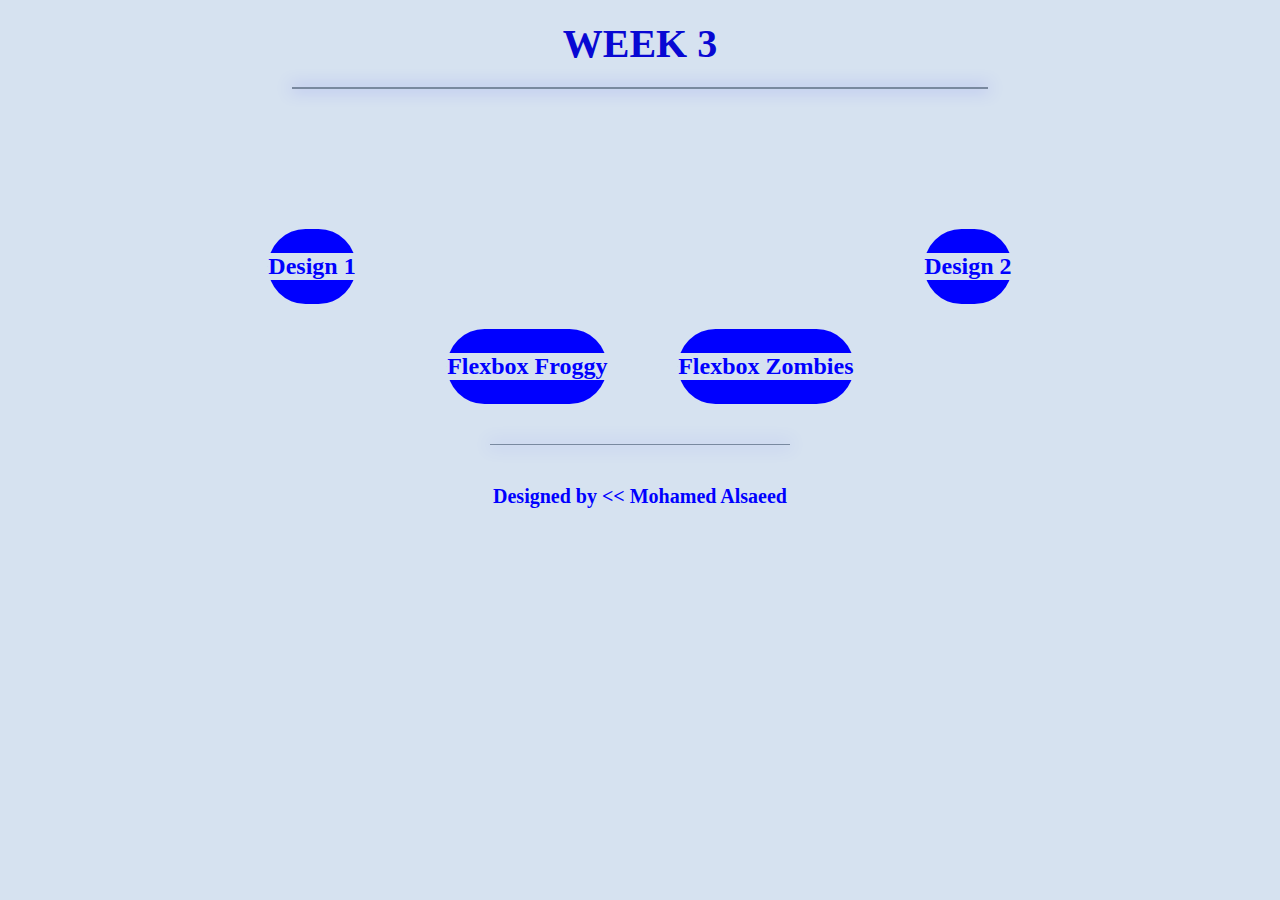
<file: index.html>
<!DOCTYPE html>
<html lang="en">
<head>
    <meta charset="UTF-8">
    <meta http-equiv="X-UA-Compatible" content="IE=edge">
    <meta name="viewport" content="width=device-width, initial-scale=1.0">
    <link rel="stylesheet" href="CSS/indes_style.css">
    <title>WEEK 3</title>
</head>
<body>
    <header>
        <p class="title">WEEK 3</p>
    <div class="div_1"></div>
    </header>
    <main>
        <section class="aa">
        <a class="a1" href="design_1.html"> <p class="p1"> design 1</p></a> <br>
        <a class="a2" href="photos/flexbox_froggy_game.png"><p class="p2">flexbox froggy</p></a>
        <a class="a3" href="photos/flexbox_Zombies.png" title="only 4 chapters" ><p class="p3">flexbox zombies</p></a>
        <a class="a4" href="design_2.html"><p class="p4">design 2</p></a>
    </section>
    </main>
    <footer>
        <section class="footer">
        <div class="div_1"></div>
        Designed by &lt;&lt;  Mohamed Alsaeed 
        </section>
    </footer>
</body>
</html>
</file>
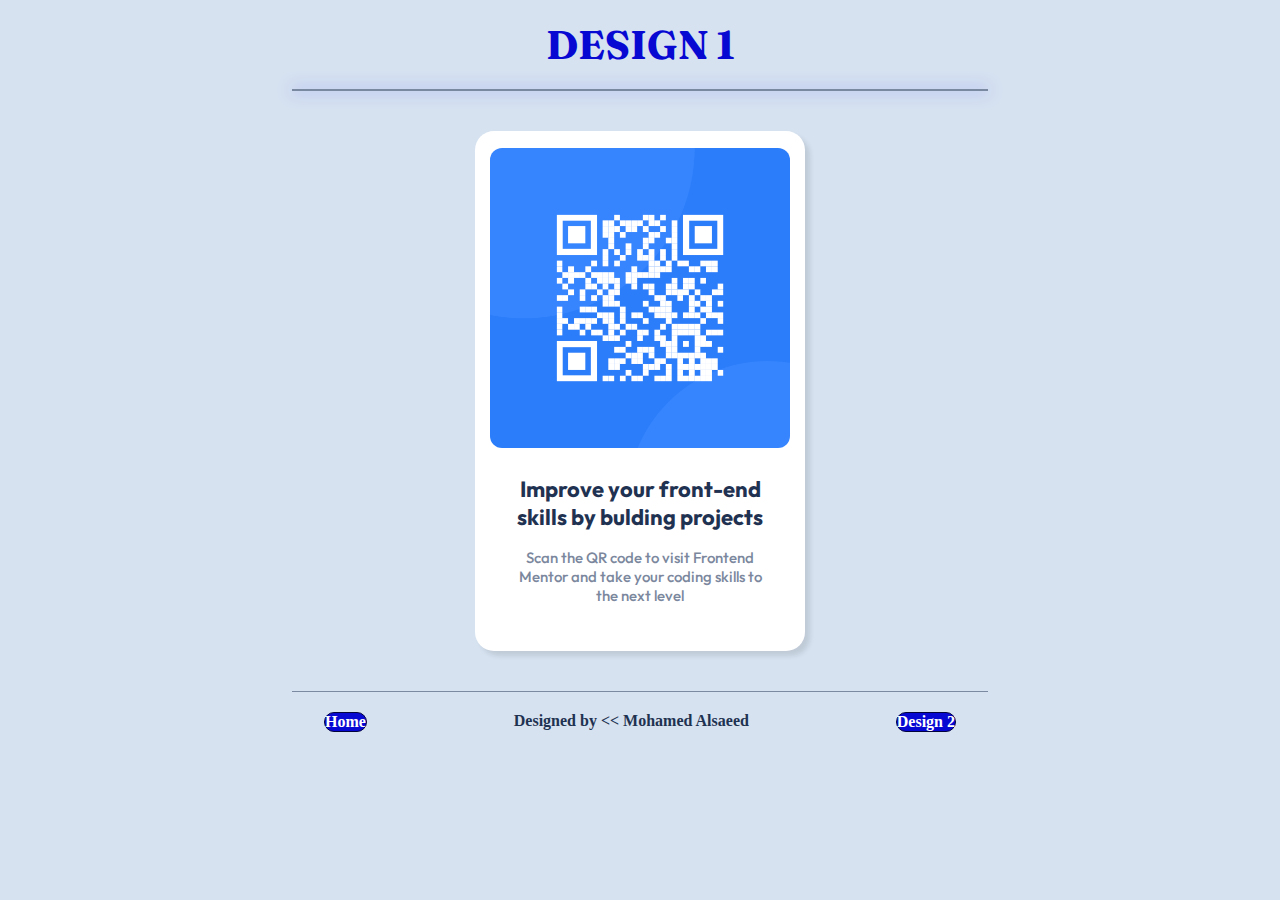
<file: design_1.html>
<!DOCTYPE html>
<html lang="en">
<head>
  <meta charset="UTF-8">
  <meta http-equiv="X-UA-Compatible" content="IE=edge">
  <meta name="viewport" content="width=device-width, initial-scale=1.0">
  <link rel="stylesheet" href="CSS/design_1_style.css">
  <link rel="preconnect" href="https://fonts.googleapis.com">
  <link rel="preconnect" href="https://fonts.gstatic.com" crossorigin>
  <link href="https://fonts.googleapis.com/css2?family=Fraunces:opsz,wght@9..144,700&family=Montserrat:wght@500;700&family=Outfit:wght@400;700&display=swap"
    rel="stylesheet">
  <title>Design 1</title>
</head>
<body>
  <header>
    <p class="title">design 1</p>
    <div class="div_1"></div>
  </header>
  <main>
    <section class="section_1">
      <img src="photos/design_1_image.png" title="Scan Ya Man" alt="error">
      <section class="section_2">
        Improve your front-end <br> skills by 
        bulding projects 
      </section>
      <div class="section_3">
        Scan the QR code to visit Frontend <br>
        Mentor and take your coding skills
        to <br> the next level 
      </div>
    </section>
  </main>
  <footer>
    <div class="div_2"></div>
    <div class="div_3">
      <a class="button_1" href="index.html">Home</a> 
      Designed by &lt;&lt;  Mohamed Alsaeed <br>
     <a class="button_2" href="design_2.html">Design 2</a> 
    </div>
  </footer>
</body>
</html>
</file>
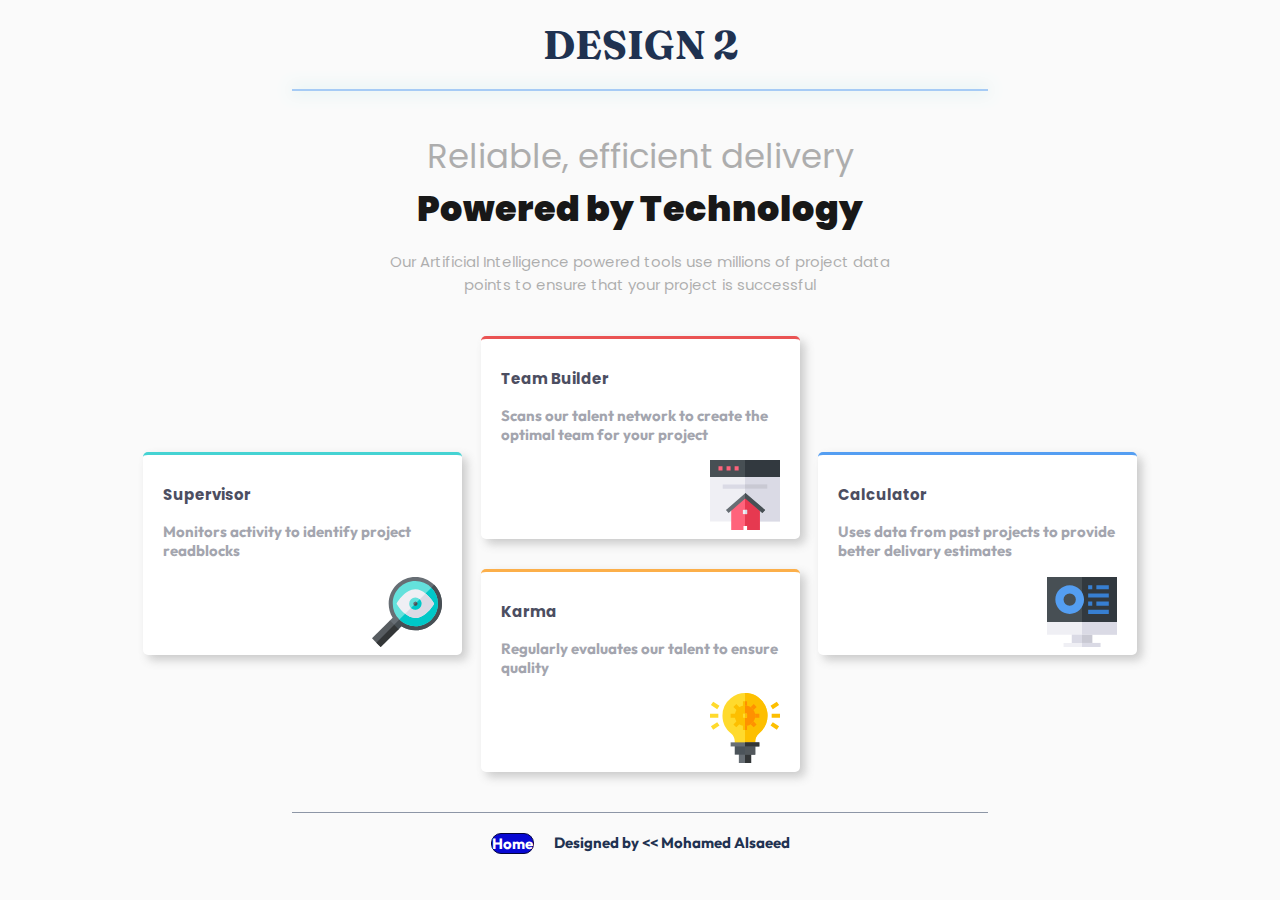
<file: design_2.html>
<!DOCTYPE html>
<html lang="en">
<head>
  <meta charset="UTF-8">
  <meta http-equiv="X-UA-Compatible" content="IE=edge">
  <meta name="viewport" content="width=device-width, initial-scale=1.0">
  <link rel="stylesheet" href="CSS/design_2_style.css">
  <link rel="preconnect" href="https://fonts.googleapis.com">
<link rel="preconnect" href="https://fonts.gstatic.com" crossorigin>
<link href="https://fonts.googleapis.com/css2?family=Fraunces:opsz,wght@9..144,700&family=Montserrat:wght@500;700&family=Outfit:wght@400;700&family=Poppins:wght@200;400;600&display=swap" rel="stylesheet">
  <title>Design 2</title>
</head>
<body>
  <header>
    <p class="title">design 2</p>
    <div class="div_1"></div>
  </header>
  <main>
    <section class="section_1">
      <section class="section_1_1">
        Reliable, efficient delivery
      </section>
      <section class="section_1_2">
        Powered by Technology
      </section>
      <section class="section_1_3">
        Our Artificial Intelligence powered tools use millions 
        of project data points to ensure that your project is 
        successful
      </section>
    </section>
    <section class="section_2">
      <section class="section_2_1">
        <div class="div_1_section_2">  Supervisor </div>
        <div class="div_2_section_2"> 
          Monitors activity to identify project <br> readblocks
        </div>
        <img src="photos/supervisor.svg" alt="error">
      </section>
      <section class="mm1">
              <section class="section_2_2">
                <div class="div_3_section_2">  Team Builder </div>
                <div class="div_4_section_2"> 
                  Scans our talent network to create the <br> optimal 
                  team for your project 
                </div>
                <img src="photos/team-builder.svg" alt="error">
              </section>
              <section class="section_2_3">
                <div class="div_5_section_2">  Karma </div>
                <div class="div_6_section_2"> 
                  Regularly evaluates our talent to ensure <br>
                  quality
                </div>
                <img src="photos/karma.svg" alt="error">
              </section>
    </section>
      <section class="section_2_4">
        <div class="div_7_section_2">  Calculator </div>
        <div class="div_8_section_2"> 
          Uses data from past projects to provide <br> 
          better delivary estimates
        </div>
        <img src="photos/calculator.svg" alt="error">
      </section>
    </section>
  </main>
  <footer>
    <div class="div_2"></div>
    <div class="div_3">
      <a class="button_1" href="index.html">Home</a> 
      Designed by &lt;&lt;  Mohamed Alsaeed <br>
    </div>
  </footer>
</body>
</html>
</file>
<file: CSS/indes_style.css>
:root{
  --White: hsl(0, 0%, 100%);
  --Light-gray: hsl(212, 45%, 89%);
  --Grayish-blue: hsl(220, 15%, 55%);
  --Dark-blue: hsl(218, 44%, 22%);
  --new-color:  rgb(8, 8, 211);
  --blue:#0000ff ; 
  }

  *{
    text-decoration: none;
    background-color: var(--Light-gray);
  }

  *::selection{
    background-color: blue;
    color: white;
  }

  .title {
    transition-duration: .1s;
    font-size: 40px;
    text-align: center;
    width: fit-content;
    margin: 20px auto ;
    font-weight: bold;
    font-family: 'Fraunces', serif;
    text-transform: uppercase;
    color: var(--new-color);
  }
  
  .title:hover{
    text-shadow: 1px 0px 90px var(--Dark-blue);
    border-radius: 10px;
  }
  
  .div_1 {
    position: relative;
    max-width: 55%;
    min-width: 300px;
    height: 1.5px;
    background-color: var(--Dark-blue);
    margin: 0 auto 40px auto;
    opacity: .5;
    box-shadow: 0px 0px 15px var(--blue);
  }

.aa{
  width: 70%;
  background-color: inherit;
  margin: 40px auto;
  display: flex;
  flex-direction: row;
  justify-content: space-evenly;
  align-items: center;
}

.a1,.a2,.a3,.a4 {
  transition-duration: .5s;
  transition-timing-function: linear;
  width: fit-content;
  display: inline-block;
  text-transform: capitalize;
  font-weight: 900;
  font-size: 1.5em;
  background-color: var(--blue);
  color: var(--blue);
  display: flex;
  height: fit-content; 
  flex-direction: row;
  justify-content: center;
  align-items: center;
  border-radius: 100px;
}

.a2,.a3 {
  width: fit-content;
  margin-top: 200px;
  border-radius: 100px;
}

p {
  transition-duration: .5s;
}

.a1{margin-right: -50px;}

.p4:hover{
  color: var(--White) ;
  background-color:var(--blue);
  height: fit-content;
  border-radius: 10px;
}

.a4:hover{
  border-radius: 20px;
}

.p3:hover{
  color: var(--White) ;
  background-color:var(--blue);
  height: fit-content;
  border-radius: 10px;
}

.a3:hover{
  border-radius: 20px;
}

.p2:hover{
  color: var(--White) ;
  background-color:var(--blue);
  height: fit-content;
  border-radius: 10px;
}

.a2:hover{
  border-radius: 20px;
}

.p1:hover{
  color: var(--White) ;
  background-color:var(--blue);
  height: fit-content;
  border-radius: 10px;
}

.a1:hover{
  border-radius: 20px;
}

footer{
  display: flex;
  flex-direction: row;
  justify-content: center;
  align-items: center;
}

.footer {
  width: fit-content;
  text-align: center;
  font-size: 20px;
  font-weight: bold;
  color: var(--blue);
}
</file>
<file: CSS/design_1_style.css>
:root{
--White: hsl(0, 0%, 100%);
--Light-gray: hsl(212, 45%, 89%);
--Grayish-blue: hsl(220, 15%, 55%);
--Dark-blue: hsl(218, 44%, 22%);
--new-color:  rgb(8, 8, 211);
}

.title {
  transition-duration: .1s;
  font-size: 40px;
  text-align: center;
  width: fit-content;
  margin: 20px auto ;
  font-weight: bold;
  font-family: 'Fraunces', serif;
  text-transform: uppercase;
  color: var(--new-color);
 
}

.title:hover{
  text-shadow: 1px 0px 90px var(--Dark-blue);
  border-radius: 10px;
}

.div_1 {
  position: relative;
  max-width: 55%;
  min-width: 300px;
  height: 1.5px;
  background-color: var(--Dark-blue);
  margin: 0 auto 40px auto;
  opacity: .5;
  box-shadow: 0px 0px 15px blue;
}

*{
  text-decoration: none;
  background-color: var(--Light-gray);
}

main {
  display: flex;
  flex-direction: row;
  justify-content: center;
  align-items: center;
  text-align: center;
}

img {
  transition-duration: 900ms;
  width: 300px;
  border-radius: 12px;
  margin-top: -19px;
}

img:hover{
  width: 400px;
  margin: 40px;
  border-radius: 40px;
 
}

.section_1 {
  border-radius: 19px;
  height: 520px;
  width: 330px ;
  display: flex;
  flex-direction: column;
  justify-content: space-around;
  align-items: center;
  box-shadow: 5px 5px 5px rgb(0, 0 , 0,0.1);
}

.section_3 , .section_2 , .section_1{
  background-color: var(--White);
  font-family: 'Outfit', sans-serif;
}

.section_2  {
  font-weight: 700 ;
  margin-top: -45px;
  font-size: 22px;
  color: var(--Dark-blue);
}

.section_3  {
  font-weight: 500 ;
  font-size: 15px;
  color: var(--Grayish-blue);
  margin: 10px;
  margin-top: -55px;
}

/* @media ( min-width:376px)and (max-width:1440px) {}  */
@media ( max-width:375px){
  .section_1{ 
    max-width: 375 px;
  }

  img { 
    width: 90%; /* just to make sure that the image will be fully visible*/
      }  
}

.div_2 {
  max-width: 55%;
  min-width: 300px;
  height: 1.5px;
  background-color: var(--Dark-blue);
  margin: 40px auto 0 auto;
  opacity: .5;
}

.div_3 {
  margin: 0 auto 0 auto ;;
  max-width: 50%;
  display: flex;
  flex-direction: row;
  justify-content: space-between;
  font-weight: bold;
  margin-top: 20px;
  color: var(--Dark-blue);
}

.button_1 , .button_2 {
  transition-duration: .3s;
  border: 1px solid rgb(4, 4, 61);
  border-radius: 10px;
  width: fit-content;
  background-color: var(--new-color);
  color: var(--White);
  font-weight: bold;
}

.button_2:hover{
  color: var(--new-color);
  background-color: var(--Light-gray);
  border: none;
  font-size: 18px;
  text-shadow: 1px 1px 10px rgb(89, 89, 230);
}

.button_1:hover{
  color: var(--new-color);
  background-color: var(--Light-gray);
  border: none;
  font-size: 18px;
  text-shadow: 1px 1px 10px rgb(89, 89, 230);
}

*::selection{
  background-color: blue;
  color: white;
}
</file>
<file: CSS/design_2_style.css>
:root {
--Red: hsl(0, 78%, 62%);
--Cyan: hsl(180, 62%, 55%);
--Orange: hsl(34, 97%, 64%);
--Blue: hsl(212, 86%, 64%);
--Very-Dark-Blue: hsl(234, 12%, 34%);
--Grayish-Blue: hsl(229, 6%, 66%);
--Very-Light-Gray: hsl(0, 0%, 98%);
--black:#000000 ; 
}

* {
  background-color: var(--Very-Light-Gray);
    text-decoration: none;  
}

.section_1 {
  display: flex;
  flex-direction: column;
  justify-content: center;
  align-items: center;
}

.section_1_1{
  font-size: 34px;
  font-family: 'Poppins', sans-serif;
  font-weight: 400;
  opacity: .3;
}

.section_1_2{
  margin-bottom: 15px;
  font-size: 35px;
  font-family: 'Poppins', sans-serif;
  font-weight: 900;
  opacity: .9;
}

.section_1_3{
  font-size: 15px;
  font-family: 'Poppins', sans-serif;
  font-weight: 400;
  opacity: .3;
  text-align: center;
  width: 40%;
}

img {
  width: 70px;
  align-self: flex-end;
  background-color: inherit;
  margin: 0 20px;
}

div {
  background-color: inherit;
  font-size: 15px;
  font-family: 'Outfit', sans-serif;
}

.section_2_1 ,
.section_2_2 ,
.section_2_3 ,
.section_2_4{
  background-color:white;
  min-width: 319px;
  height: 200px;
  display: flex;
  flex-direction: column;
  justify-content: space-around;
  align-items: flex-start;
  box-shadow: 5px 5px 10px rgba(100, 100, 99, 0.308) ;
  transition-duration: 700ms;
  border-radius: 5px;
}

.section_2_1 {
  border-top: 3px solid var(--Cyan);
}

.section_2_1 ::selection{
  background-color: var(--Cyan) ;
  color: var(--black);
}

.section_2_1:hover {
  box-shadow: 5px 5px 10px var(--Cyan) ;
  border-left: 1px solid var(--Cyan);
  border-radius: 10px;
}

.section_2_2 {
  border-top: 3px solid var(--Red);
}

.section_2_2 ::selection {
  background-color: var(--Red) ;
  color: var(--black);
}

.section_2_2:hover {
  box-shadow: 5px 5px 10px var(--Red) ;
  border-left: 1px solid var(--Red);
  border-radius: 10px;
}

.section_2_3 {
  border-top: 3px solid var(--Orange);
}

.section_2_3 ::selection{
  background-color: var(--Orange) ;
  color: var(--black);
}

.section_2_3:hover {
  box-shadow: 5px 5px 10px var(--Orange) ;
  border-left: 1px solid var(--Orange);
  border-radius: 10px;
}

.section_2_4 {
  border-top: 3px solid var(--Blue);
}

.section_2_4 ::selection{
  background-color: var(--Blue) ;
  color: var(--black);
}

.section_2_4:hover {
  box-shadow: 5px 5px 10px var(--Blue) ;
  border-left: 1px solid var(--Blue);
  border-radius: 10px;
}

.div_1_section_2 ,
.div_3_section_2 ,
.div_5_section_2 ,
.div_7_section_2 {
font-family: 'Poppins', sans-serif;
  font-weight: bold ;
  margin: 20px 0 0 20px; 
  color: var(--Very-Dark-Blue);
}

.div_2_section_2 ,
.div_4_section_2 ,
.div_6_section_2 ,
.div_8_section_2 {
  margin: 0 20px;
  font-weight: bold;
  color: var(--Grayish-Blue);
}

@media (min-width:376px)  { /*disctop*/
.section_2{
  width: 80%;
  display: flex;
  flex-direction: row;
  justify-content: space-around;
  align-items: center;
  margin: 40px auto;
  }

.section_2_3 {
  margin-top: 30px;
  }
}

@media (max-width:375px){ /*mobile*/
  .section_1_1,.section_1_2{
    min-width: fit-content;
    font-size: 25px ;
  }
  .section_1_3{
    width: 90%;
    margin-bottom: 30px;
  }
  .section_2_1,
  .section_2_2,
  .section_2_3,
  .section_2_4 {
    margin-top: 20px;
  }
}

.title {
  transition-duration: .1s;
  font-size: 40px;
  text-align: center;
  width: fit-content;
  margin: 20px auto ;
  font-weight: bold;
  font-family: 'Fraunces', serif;
  text-transform: uppercase;
  color: var(--Dark-blue);
}

.title:hover{
  text-shadow: 1px 0px 90px var(--Blue);
  border-radius: 10px;
}

.div_1 {
  position: relative;
  max-width: 55%;
  min-width: 300px;
  height: 1.5px;
  background-color: var(--Blue);
  margin: 0 auto 40px auto;
  opacity: .5;
  box-shadow: 0px 0px 15px var(--Cyan);
}

/****************************** footer style *********************************/
:root{
  --White: hsl(0, 0%, 100%);
  --Light-gray: hsl(212, 45%, 89%);
  --Dark-blue: hsl(218, 44%, 22%);
  --new-color:  rgb(8, 8, 211);
  }
  

.button_1 {
  transition-duration: .3s;
  border: 1px solid rgb(4, 4, 61);
  border-radius: 10px;
  width: fit-content;
  background-color: var(--new-color);
  color: var(--White);
  font-weight: bold;
  margin-right: 20px;
}

.button_1:hover{
  color: var(--new-color);
  background-color: var(--Light-gray);
  border: none;
  font-size: 18px;
  text-shadow: 1px 1px 10px rgb(89, 89, 230);
}

.div_2 {
  max-width: 55%;
  min-width: 300px;
  height: 1.5px;
  background-color: var(--Dark-blue);
  margin: 40px auto 0 auto;
  opacity: .5;
}

.div_3 {
  margin: 0 auto 0 auto ;;
  max-width: 50%;
  display: flex;
  flex-direction: row;
  justify-content: center; 
  font-weight: bold;
  margin-top: 20px;
  color: var(--Dark-blue);
}
</file>
